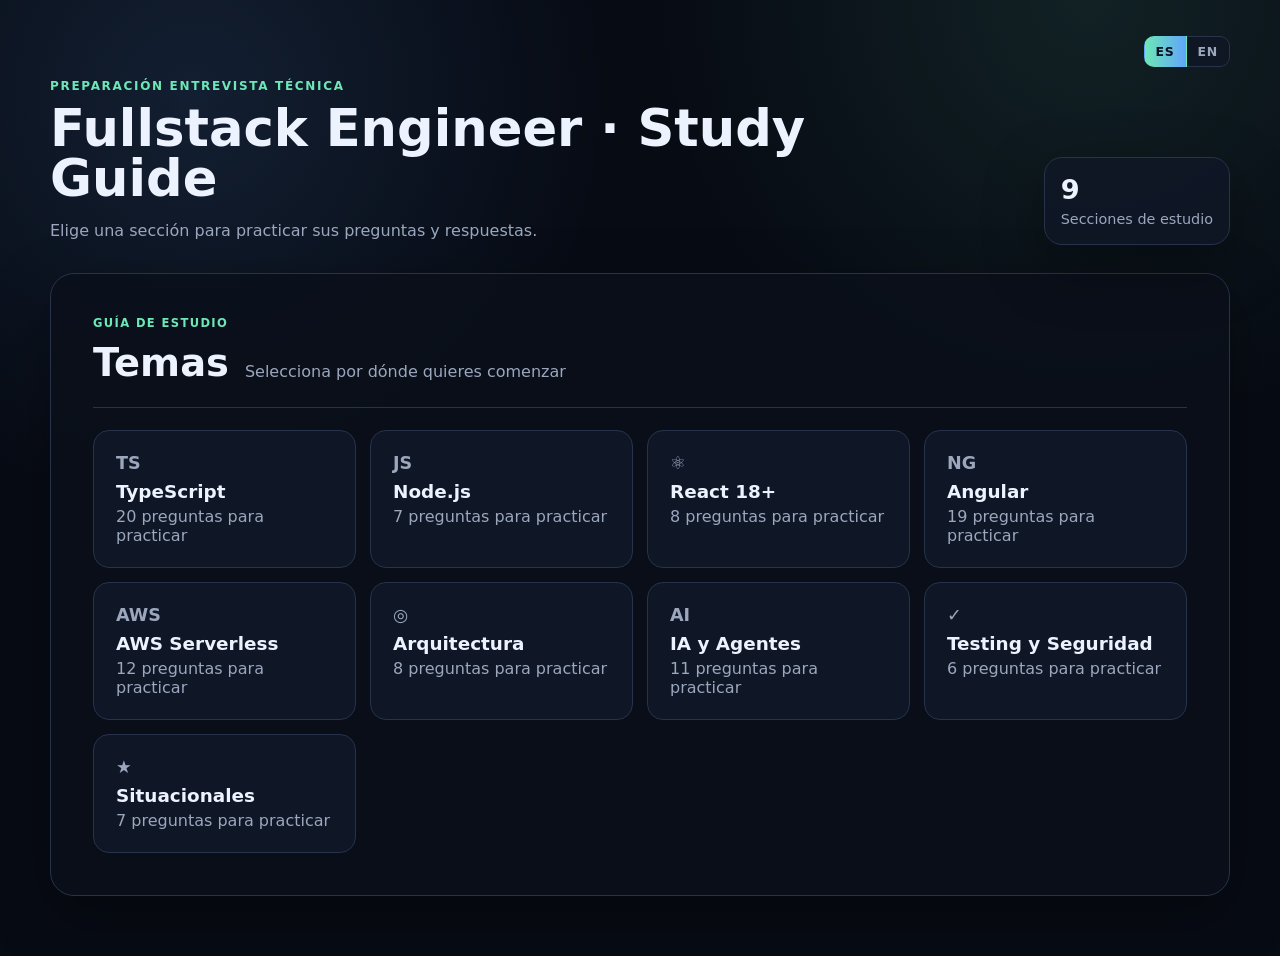
<file: index.html>
<!doctype html>
<html lang="es">
<head>
  <meta charset="utf-8">
  <meta name="viewport" content="width=device-width, initial-scale=1">
  <title>Fullstack Engineer · Study Guide</title>
  <link rel="stylesheet" href="styles.css">
</head>
<body data-page="home">
  <main class="app-shell">
    <header class="site-header">
      <div class="language-switcher" role="group" aria-label="Idioma">
        <button type="button" data-language="es">ES</button>
        <button type="button" data-language="en">EN</button>
      </div>
      <div class="hero" id="hero"></div>
    </header>
    <div class="main-card">
      <section class="step-panel active" id="home-content"></section>
    </div>
  </main>
  <script src="data/es.js"></script>
  <script src="data/en.js"></script>
  <script src="script.js"></script>
</body>
</html>
</file>
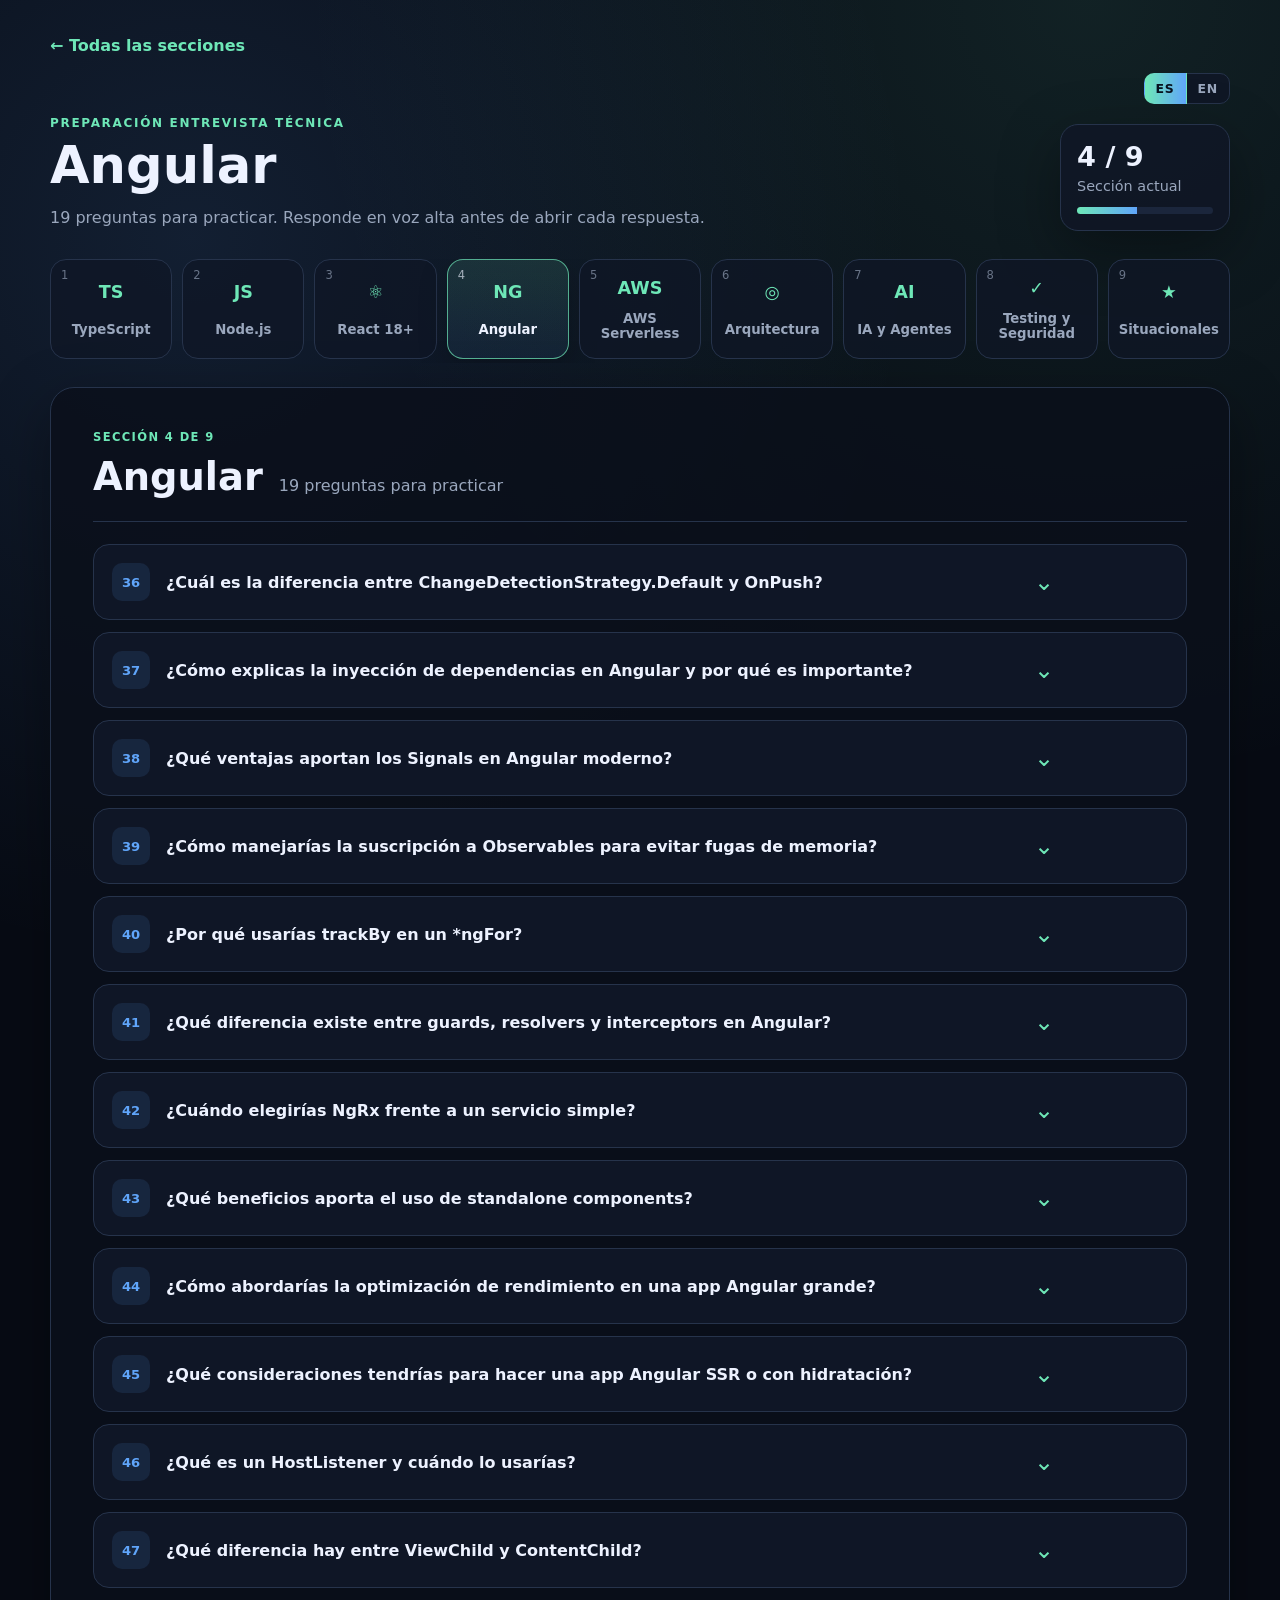
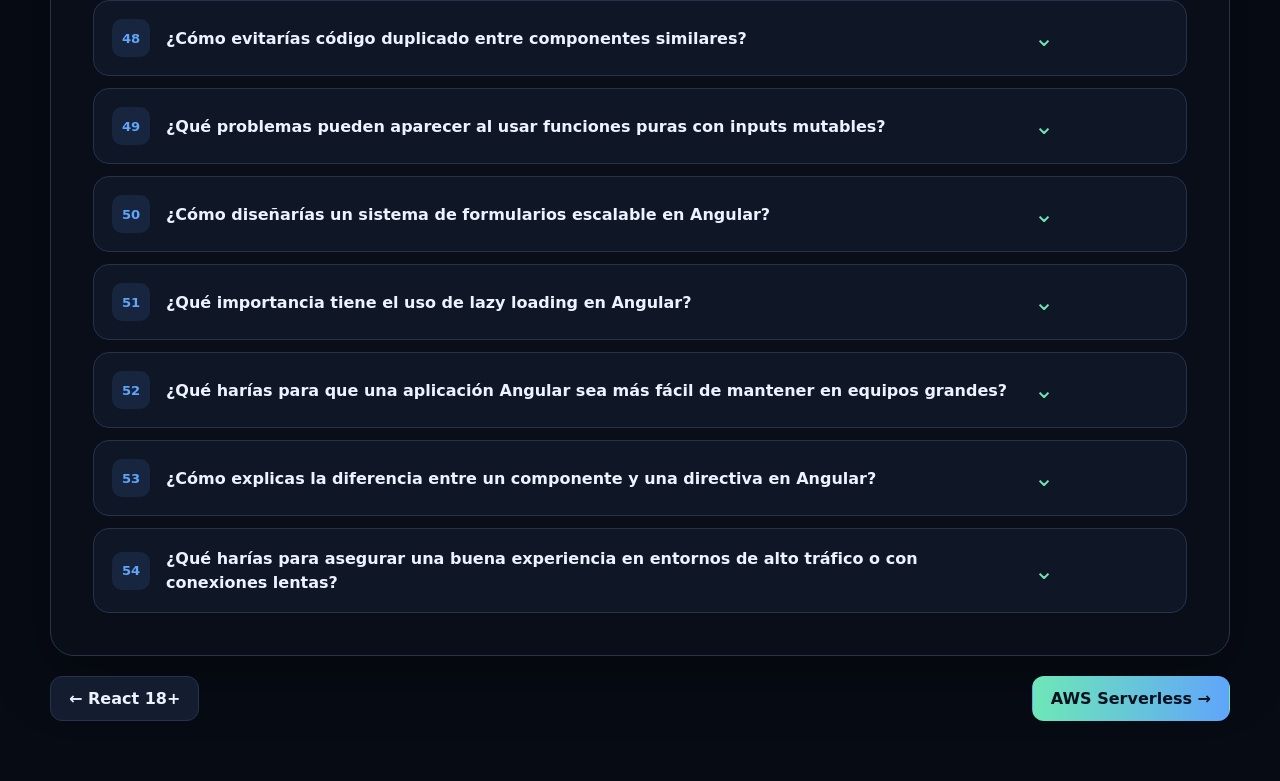
<file: angular/index.html>
<!doctype html>
<html lang="es">
<head>
  <meta charset="utf-8">
  <meta name="viewport" content="width=device-width, initial-scale=1">
  <title>Angular · Fullstack Engineer Study Guide</title>
  <link rel="stylesheet" href="../styles.css">
</head>
<body data-page="section" data-section="angular">
  <main class="app-shell">
    <a class="page-home" id="page-home" href="../index.html"></a>
    <header class="site-header">
      <div class="language-switcher" role="group" aria-label="Idioma">
        <button type="button" data-language="es">ES</button>
        <button type="button" data-language="en">EN</button>
      </div>
      <div class="hero" id="hero"></div>
    </header>
    <nav class="stepper" id="stepper"></nav>
    <div class="main-card">
      <section class="step-panel active" id="section-content"></section>
    </div>
    <div class="controls" id="controls"></div>
  </main>
  <script src="../data/es.js"></script>
  <script src="../data/en.js"></script>
  <script src="../script.js"></script>
</body>
</html>
</file>
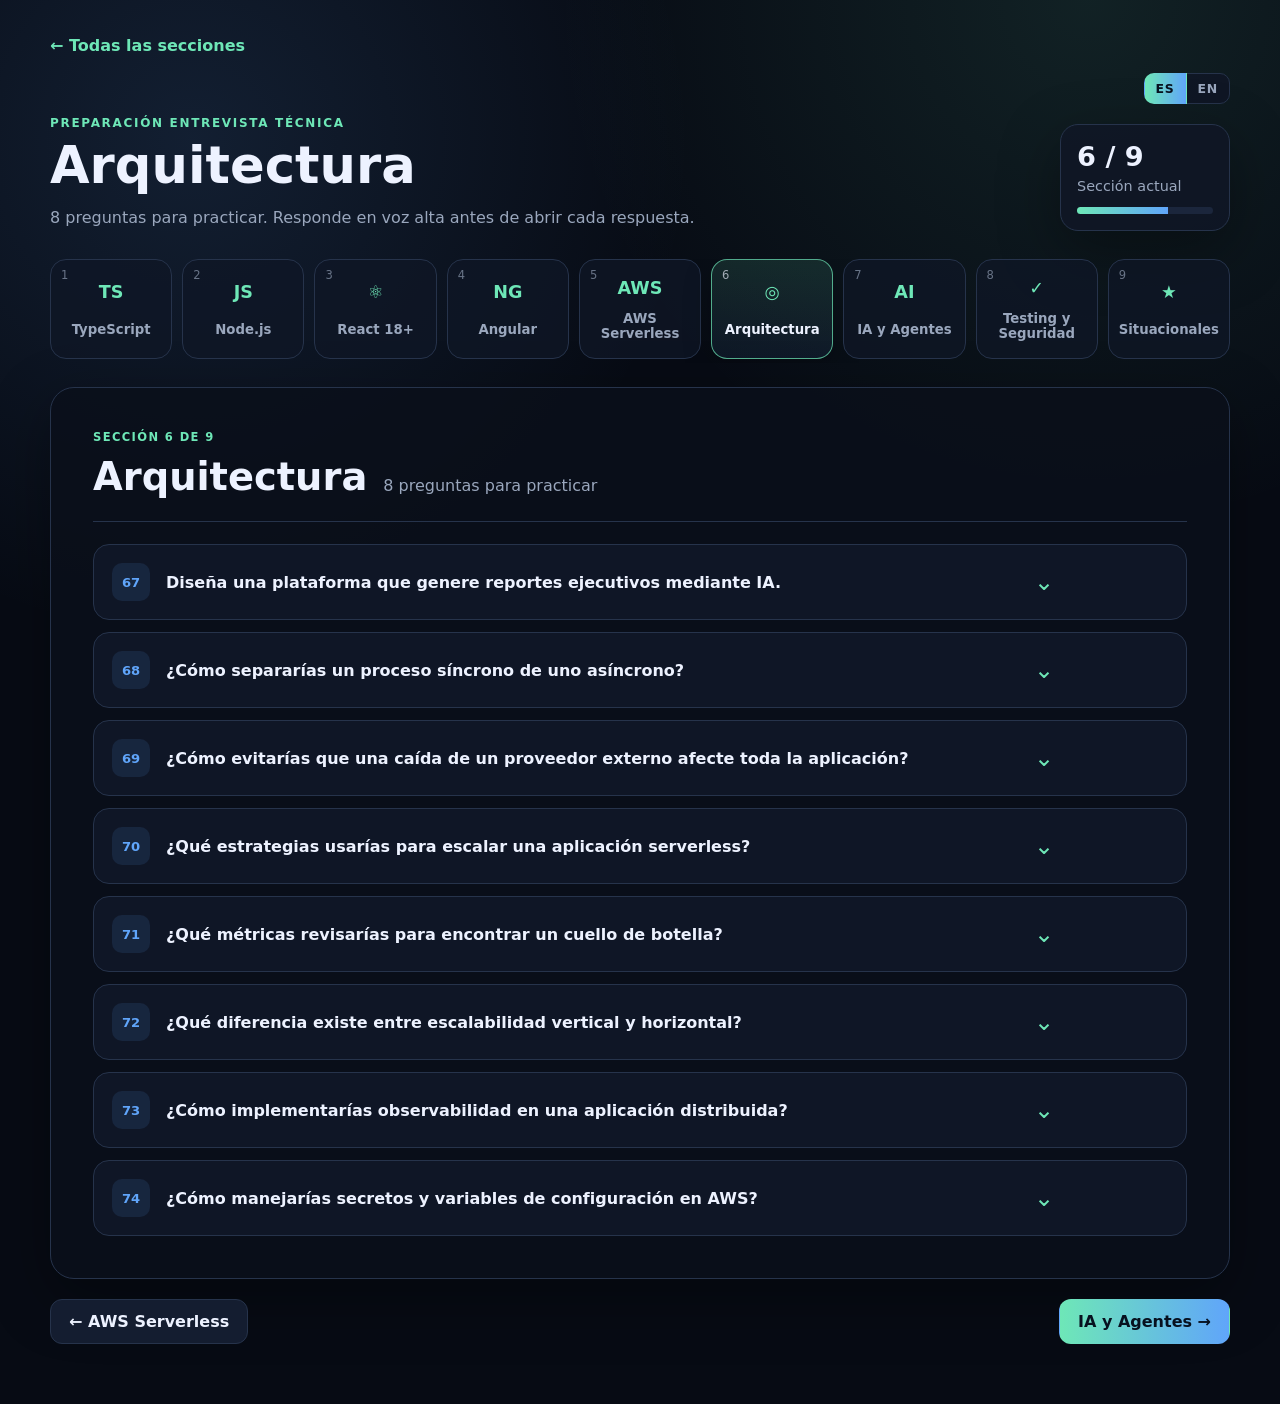
<file: arquitectura/index.html>
<!doctype html>
<html lang="es">
<head>
  <meta charset="utf-8">
  <meta name="viewport" content="width=device-width, initial-scale=1">
  <title>Fullstack Engineer · Study Guide</title>
  <link rel="stylesheet" href="../styles.css">
</head>
<body data-page="section" data-section="arquitectura">
  <main class="app-shell">
    <a class="page-home" id="page-home" href="../index.html"></a>
    <header class="site-header">
      <div class="language-switcher" role="group" aria-label="Idioma">
        <button type="button" data-language="es">ES</button>
        <button type="button" data-language="en">EN</button>
      </div>
      <div class="hero" id="hero"></div>
    </header>
    <nav class="stepper" id="stepper"></nav>
    <div class="main-card">
      <section class="step-panel active" id="section-content"></section>
    </div>
    <div class="controls" id="controls"></div>
  </main>
  <script src="../data/es.js"></script>
  <script src="../data/en.js"></script>
  <script src="../script.js"></script>
</body>
</html>
</file>
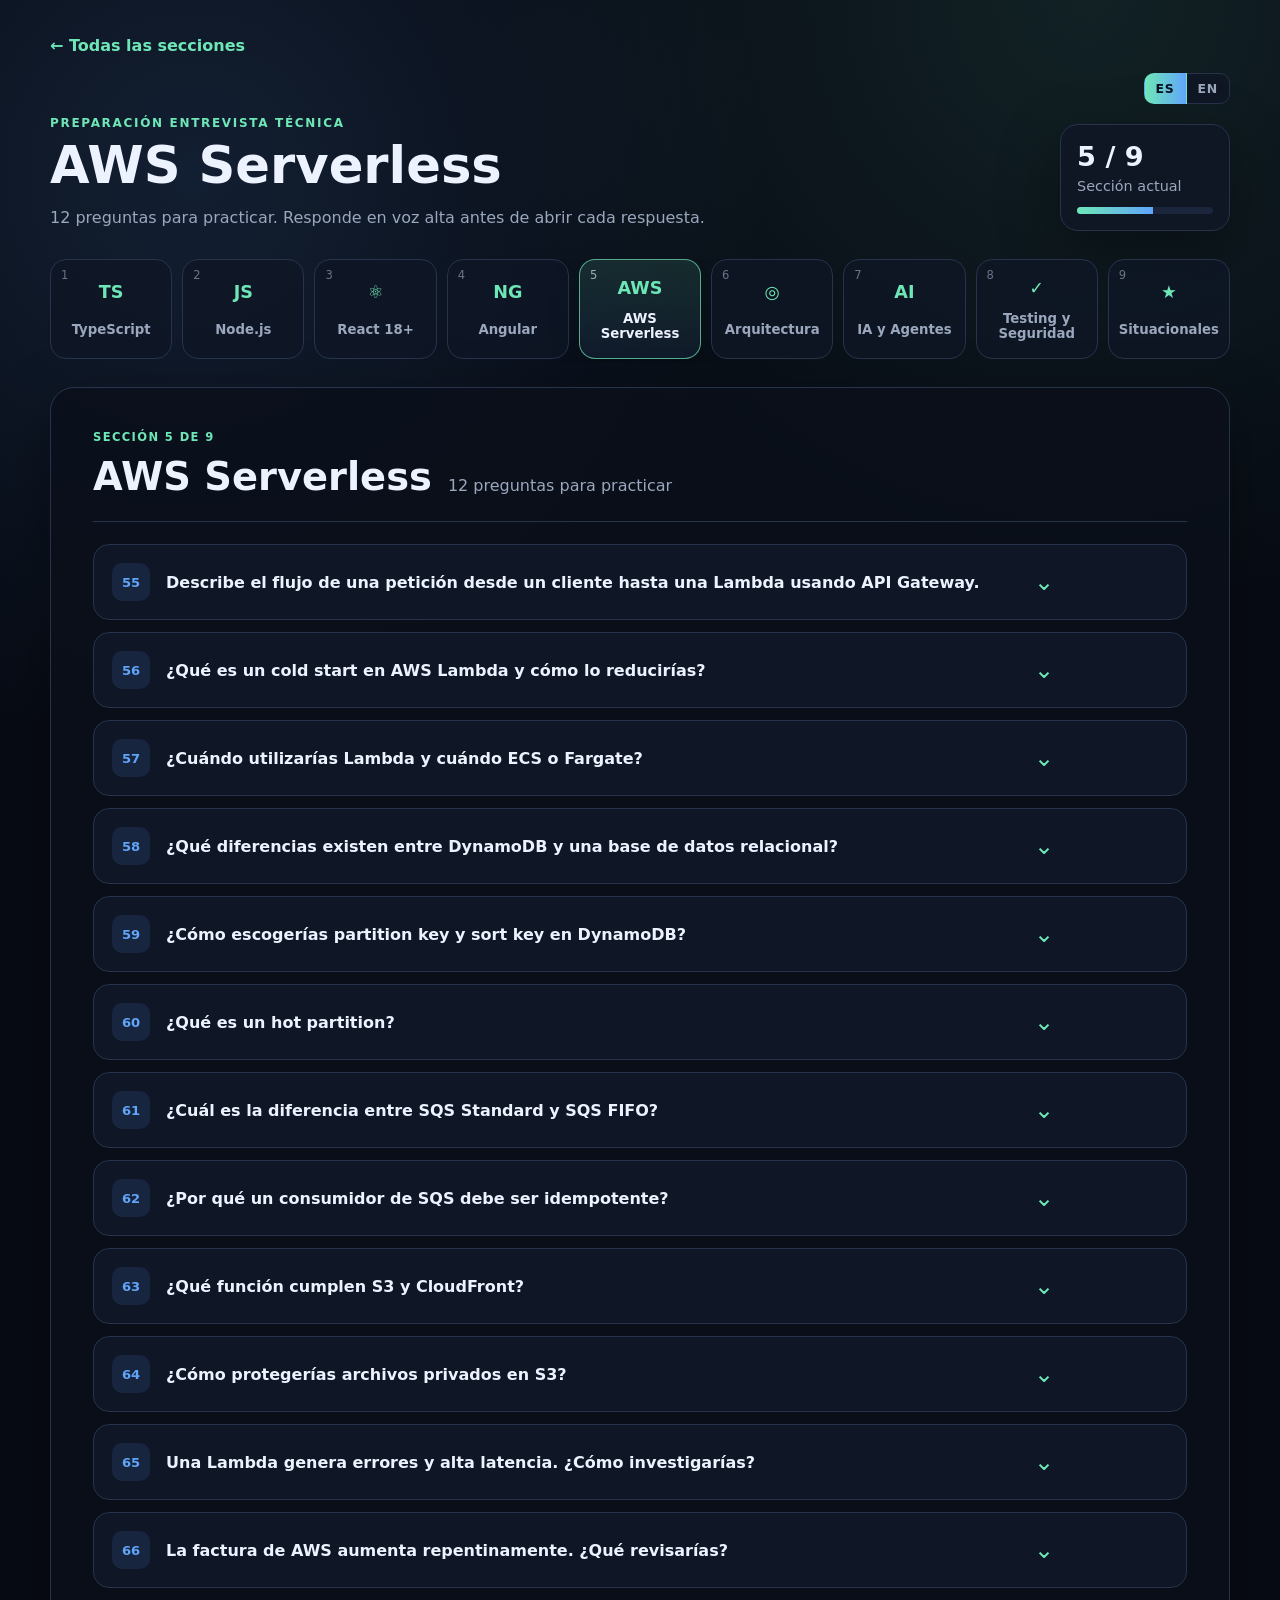
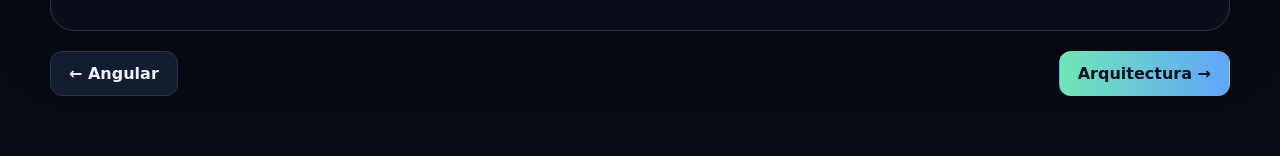
<file: aws-serverless/index.html>
<!doctype html>
<html lang="es">
<head>
  <meta charset="utf-8">
  <meta name="viewport" content="width=device-width, initial-scale=1">
  <title>Fullstack Engineer · Study Guide</title>
  <link rel="stylesheet" href="../styles.css">
</head>
<body data-page="section" data-section="aws-serverless">
  <main class="app-shell">
    <a class="page-home" id="page-home" href="../index.html"></a>
    <header class="site-header">
      <div class="language-switcher" role="group" aria-label="Idioma">
        <button type="button" data-language="es">ES</button>
        <button type="button" data-language="en">EN</button>
      </div>
      <div class="hero" id="hero"></div>
    </header>
    <nav class="stepper" id="stepper"></nav>
    <div class="main-card">
      <section class="step-panel active" id="section-content"></section>
    </div>
    <div class="controls" id="controls"></div>
  </main>
  <script src="../data/es.js"></script>
  <script src="../data/en.js"></script>
  <script src="../script.js"></script>
</body>
</html>
</file>
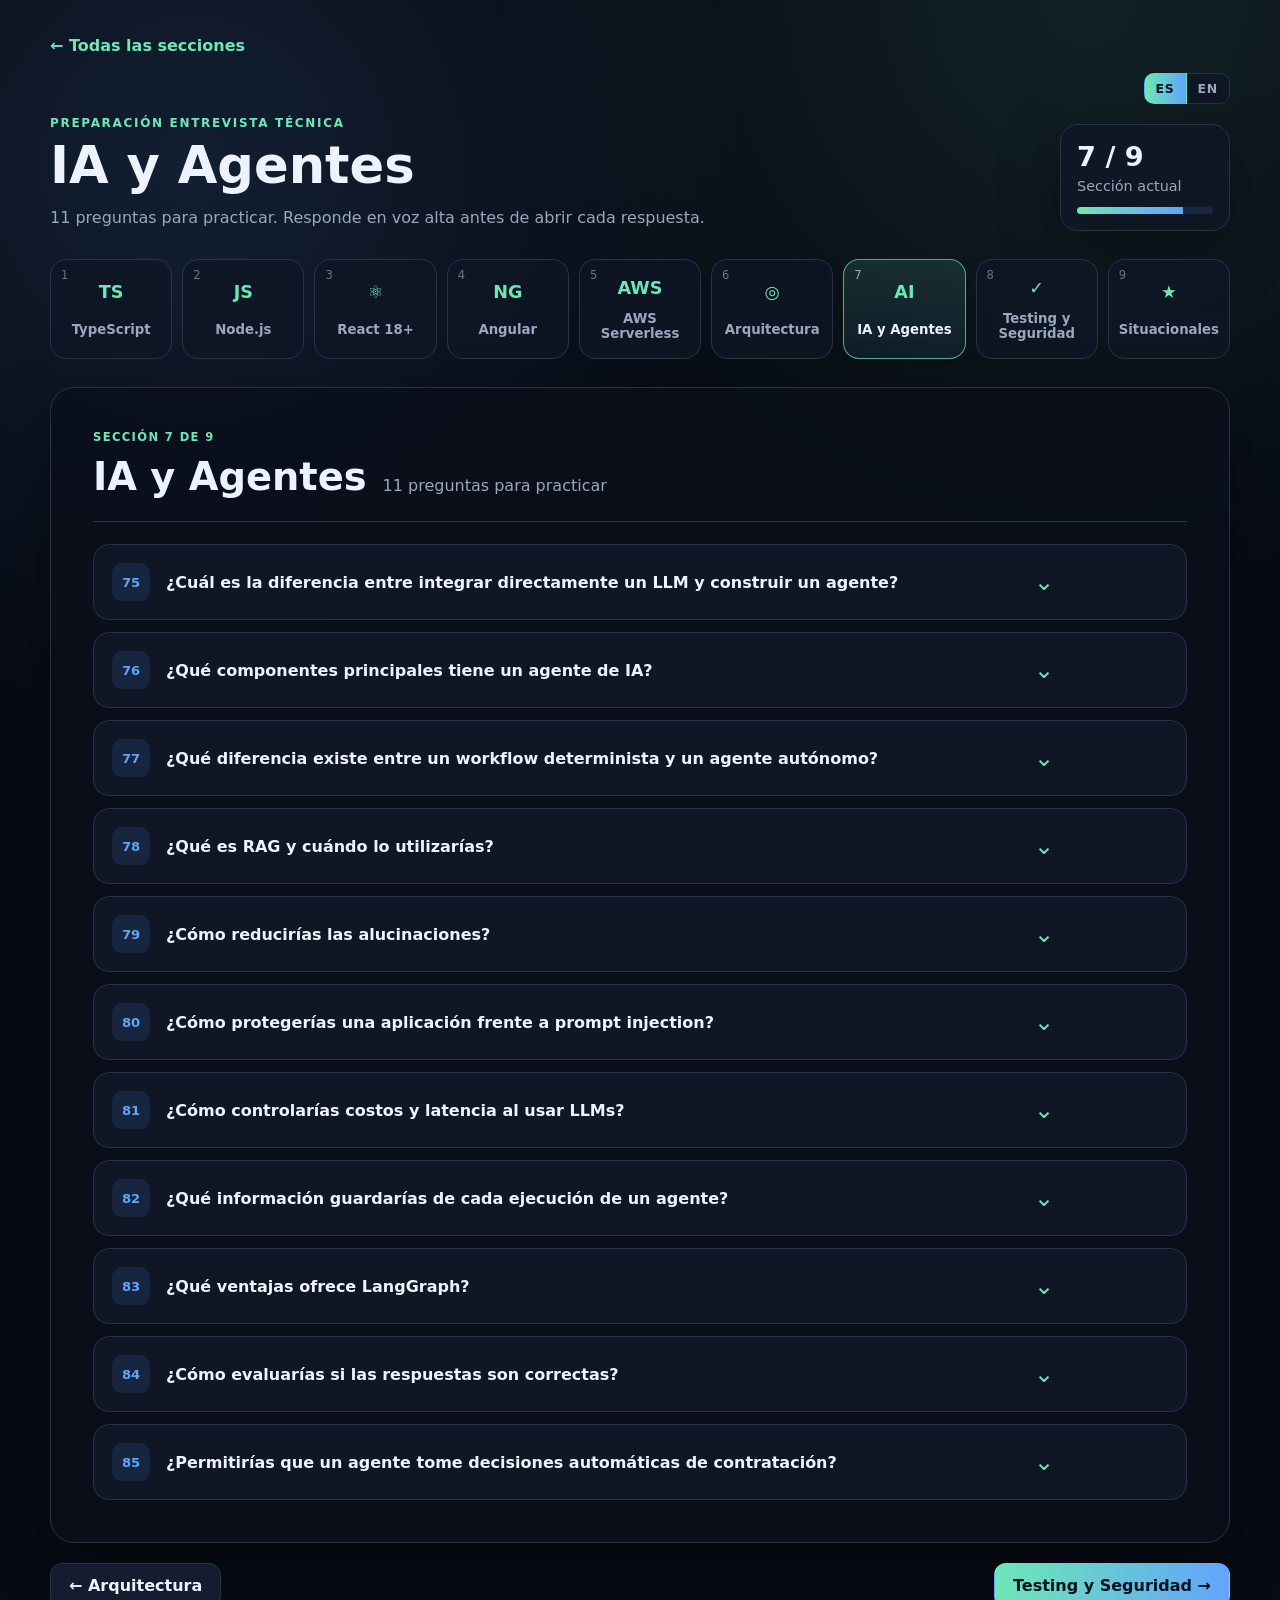
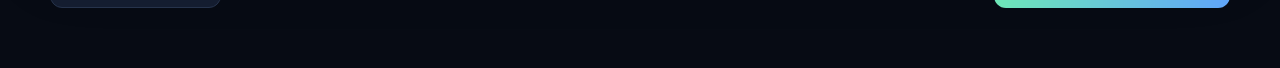
<file: ia-y-agentes/index.html>
<!doctype html>
<html lang="es">
<head>
  <meta charset="utf-8">
  <meta name="viewport" content="width=device-width, initial-scale=1">
  <title>Fullstack Engineer · Study Guide</title>
  <link rel="stylesheet" href="../styles.css">
</head>
<body data-page="section" data-section="ia-y-agentes">
  <main class="app-shell">
    <a class="page-home" id="page-home" href="../index.html"></a>
    <header class="site-header">
      <div class="language-switcher" role="group" aria-label="Idioma">
        <button type="button" data-language="es">ES</button>
        <button type="button" data-language="en">EN</button>
      </div>
      <div class="hero" id="hero"></div>
    </header>
    <nav class="stepper" id="stepper"></nav>
    <div class="main-card">
      <section class="step-panel active" id="section-content"></section>
    </div>
    <div class="controls" id="controls"></div>
  </main>
  <script src="../data/es.js"></script>
  <script src="../data/en.js"></script>
  <script src="../script.js"></script>
</body>
</html>
</file>
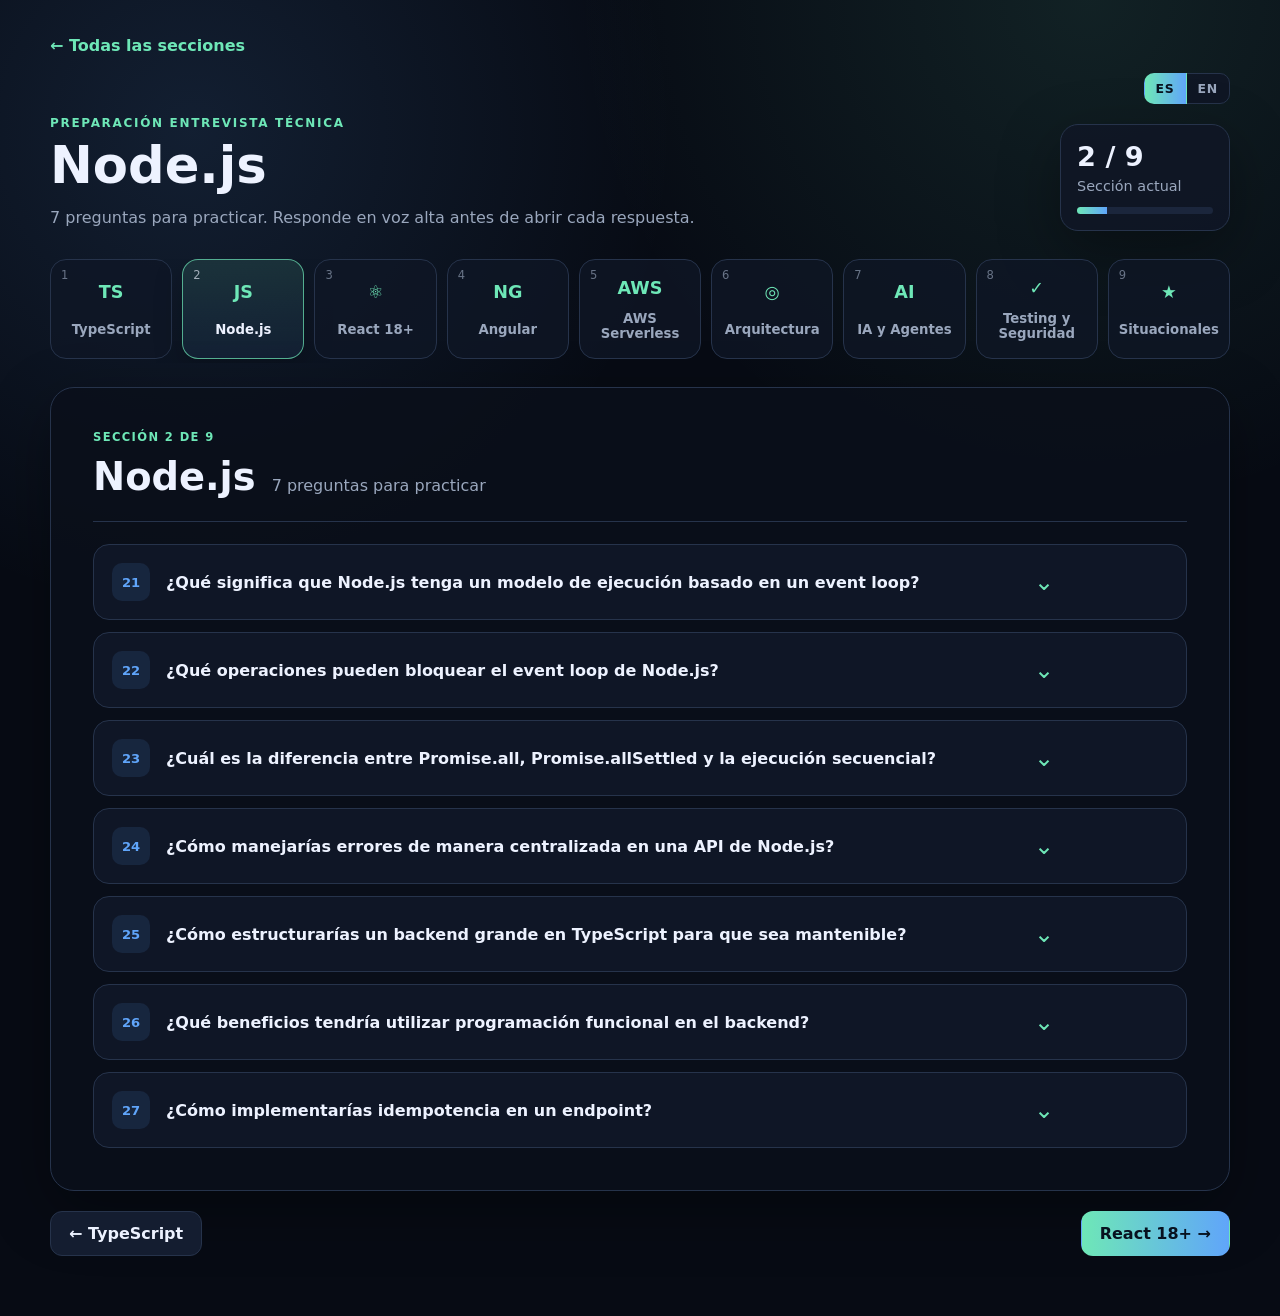
<file: node/index.html>
<!doctype html>
<html lang="es">
<head>
  <meta charset="utf-8">
  <meta name="viewport" content="width=device-width, initial-scale=1">
  <title>Fullstack Engineer · Study Guide</title>
  <link rel="stylesheet" href="../styles.css">
</head>
<body data-page="section" data-section="node">
  <main class="app-shell">
    <a class="page-home" id="page-home" href="../index.html"></a>
    <header class="site-header">
      <div class="language-switcher" role="group" aria-label="Idioma">
        <button type="button" data-language="es">ES</button>
        <button type="button" data-language="en">EN</button>
      </div>
      <div class="hero" id="hero"></div>
    </header>
    <nav class="stepper" id="stepper"></nav>
    <div class="main-card">
      <section class="step-panel active" id="section-content"></section>
    </div>
    <div class="controls" id="controls"></div>
  </main>
  <script src="../data/es.js"></script>
  <script src="../data/en.js"></script>
  <script src="../script.js"></script>
</body>
</html>
</file>
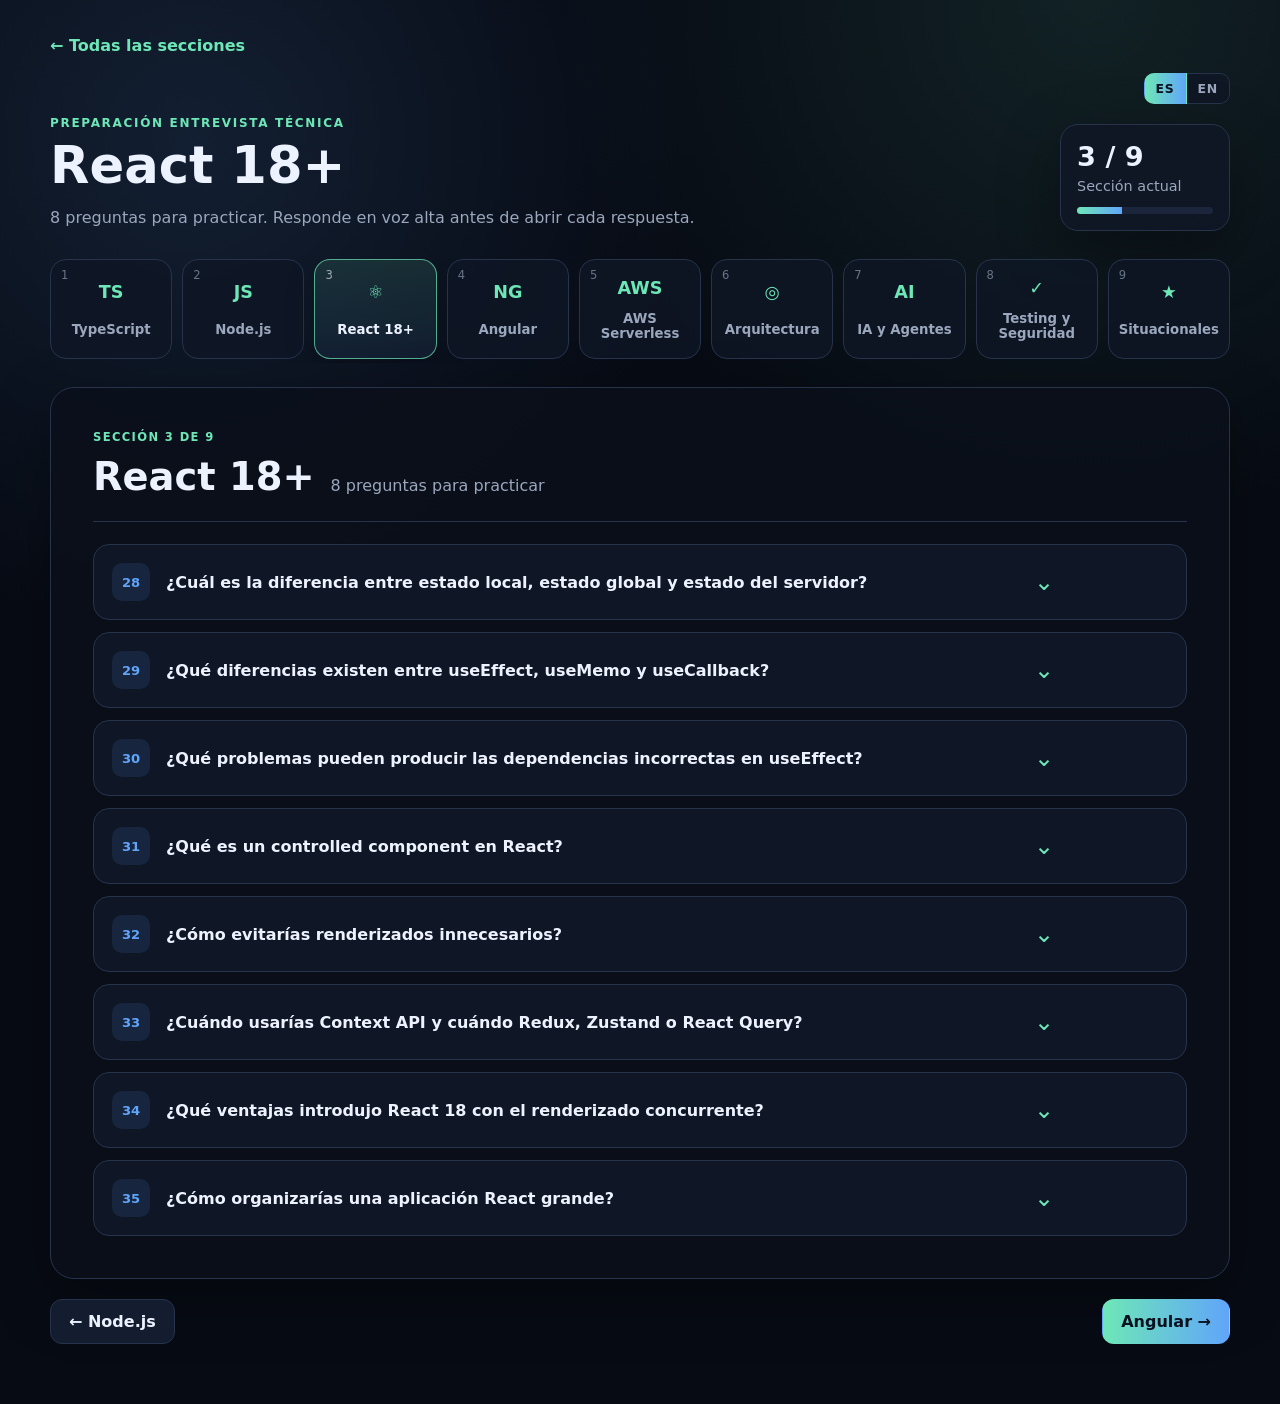
<file: react/index.html>
<!doctype html>
<html lang="es">
<head>
  <meta charset="utf-8">
  <meta name="viewport" content="width=device-width, initial-scale=1">
  <title>Fullstack Engineer · Study Guide</title>
  <link rel="stylesheet" href="../styles.css">
</head>
<body data-page="section" data-section="react">
  <main class="app-shell">
    <a class="page-home" id="page-home" href="../index.html"></a>
    <header class="site-header">
      <div class="language-switcher" role="group" aria-label="Idioma">
        <button type="button" data-language="es">ES</button>
        <button type="button" data-language="en">EN</button>
      </div>
      <div class="hero" id="hero"></div>
    </header>
    <nav class="stepper" id="stepper"></nav>
    <div class="main-card">
      <section class="step-panel active" id="section-content"></section>
    </div>
    <div class="controls" id="controls"></div>
  </main>
  <script src="../data/es.js"></script>
  <script src="../data/en.js"></script>
  <script src="../script.js"></script>
</body>
</html>
</file>
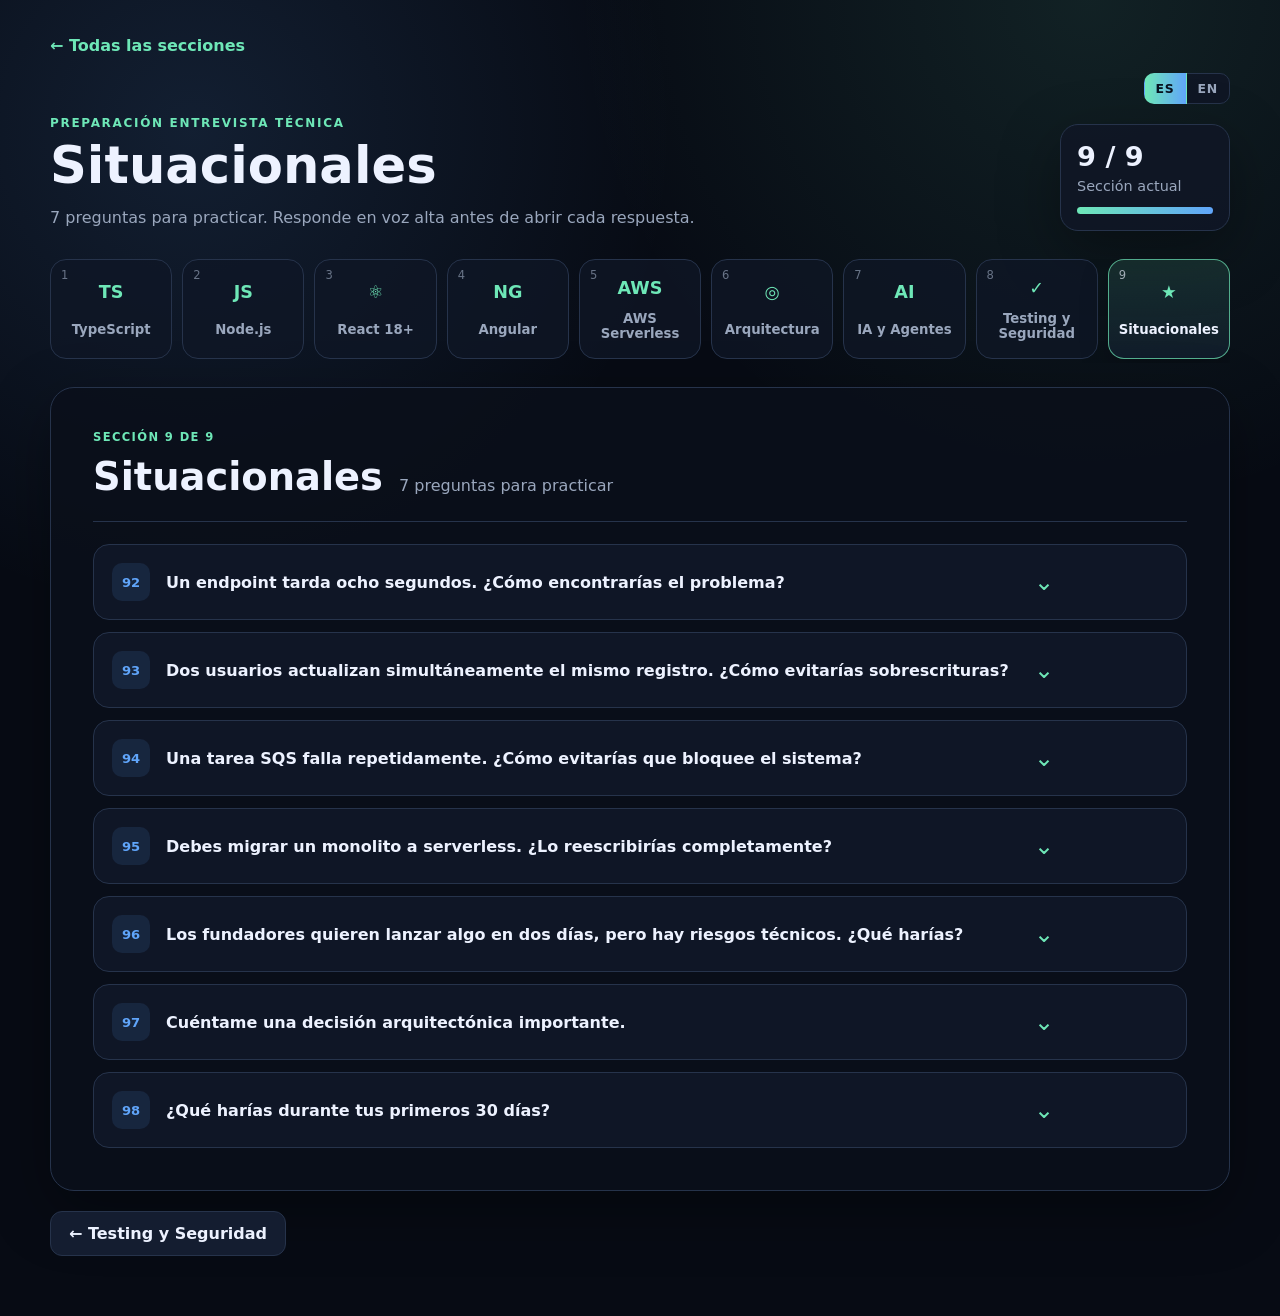
<file: situacionales/index.html>
<!doctype html>
<html lang="es">
<head>
  <meta charset="utf-8">
  <meta name="viewport" content="width=device-width, initial-scale=1">
  <title>Fullstack Engineer · Study Guide</title>
  <link rel="stylesheet" href="../styles.css">
</head>
<body data-page="section" data-section="situacionales">
  <main class="app-shell">
    <a class="page-home" id="page-home" href="../index.html"></a>
    <header class="site-header">
      <div class="language-switcher" role="group" aria-label="Idioma">
        <button type="button" data-language="es">ES</button>
        <button type="button" data-language="en">EN</button>
      </div>
      <div class="hero" id="hero"></div>
    </header>
    <nav class="stepper" id="stepper"></nav>
    <div class="main-card">
      <section class="step-panel active" id="section-content"></section>
    </div>
    <div class="controls" id="controls"></div>
  </main>
  <script src="../data/es.js"></script>
  <script src="../data/en.js"></script>
  <script src="../script.js"></script>
</body>
</html>
</file>
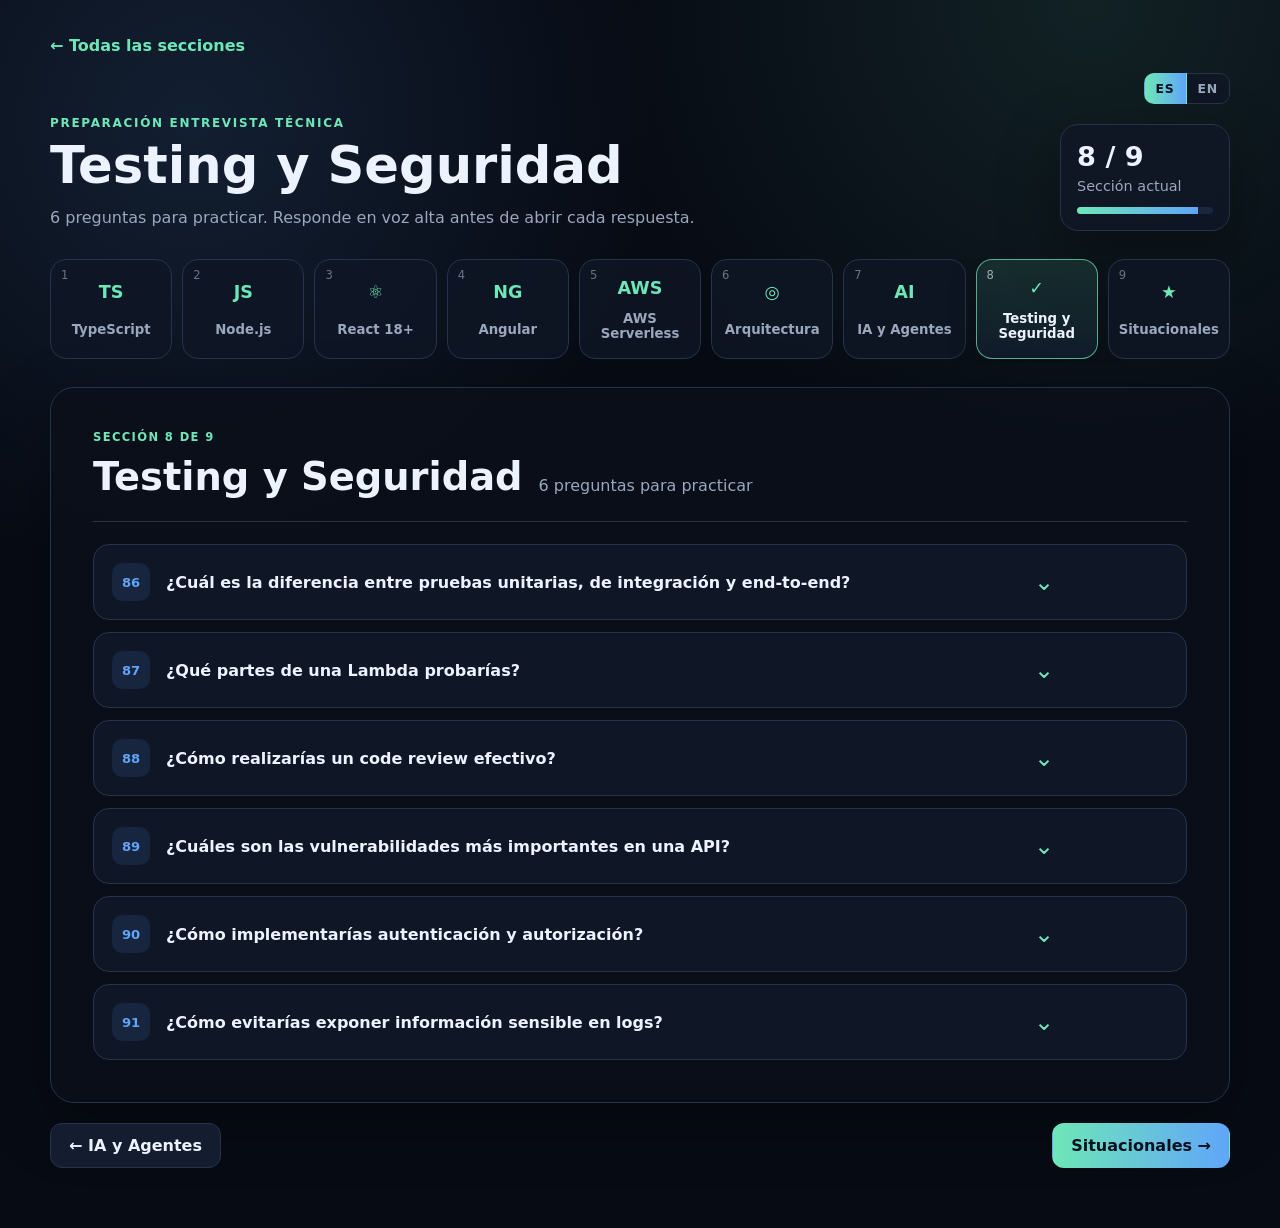
<file: testing-y-seguridad/index.html>
<!doctype html>
<html lang="es">
<head>
  <meta charset="utf-8">
  <meta name="viewport" content="width=device-width, initial-scale=1">
  <title>Fullstack Engineer · Study Guide</title>
  <link rel="stylesheet" href="../styles.css">
</head>
<body data-page="section" data-section="testing-y-seguridad">
  <main class="app-shell">
    <a class="page-home" id="page-home" href="../index.html"></a>
    <header class="site-header">
      <div class="language-switcher" role="group" aria-label="Idioma">
        <button type="button" data-language="es">ES</button>
        <button type="button" data-language="en">EN</button>
      </div>
      <div class="hero" id="hero"></div>
    </header>
    <nav class="stepper" id="stepper"></nav>
    <div class="main-card">
      <section class="step-panel active" id="section-content"></section>
    </div>
    <div class="controls" id="controls"></div>
  </main>
  <script src="../data/es.js"></script>
  <script src="../data/en.js"></script>
  <script src="../script.js"></script>
</body>
</html>
</file>
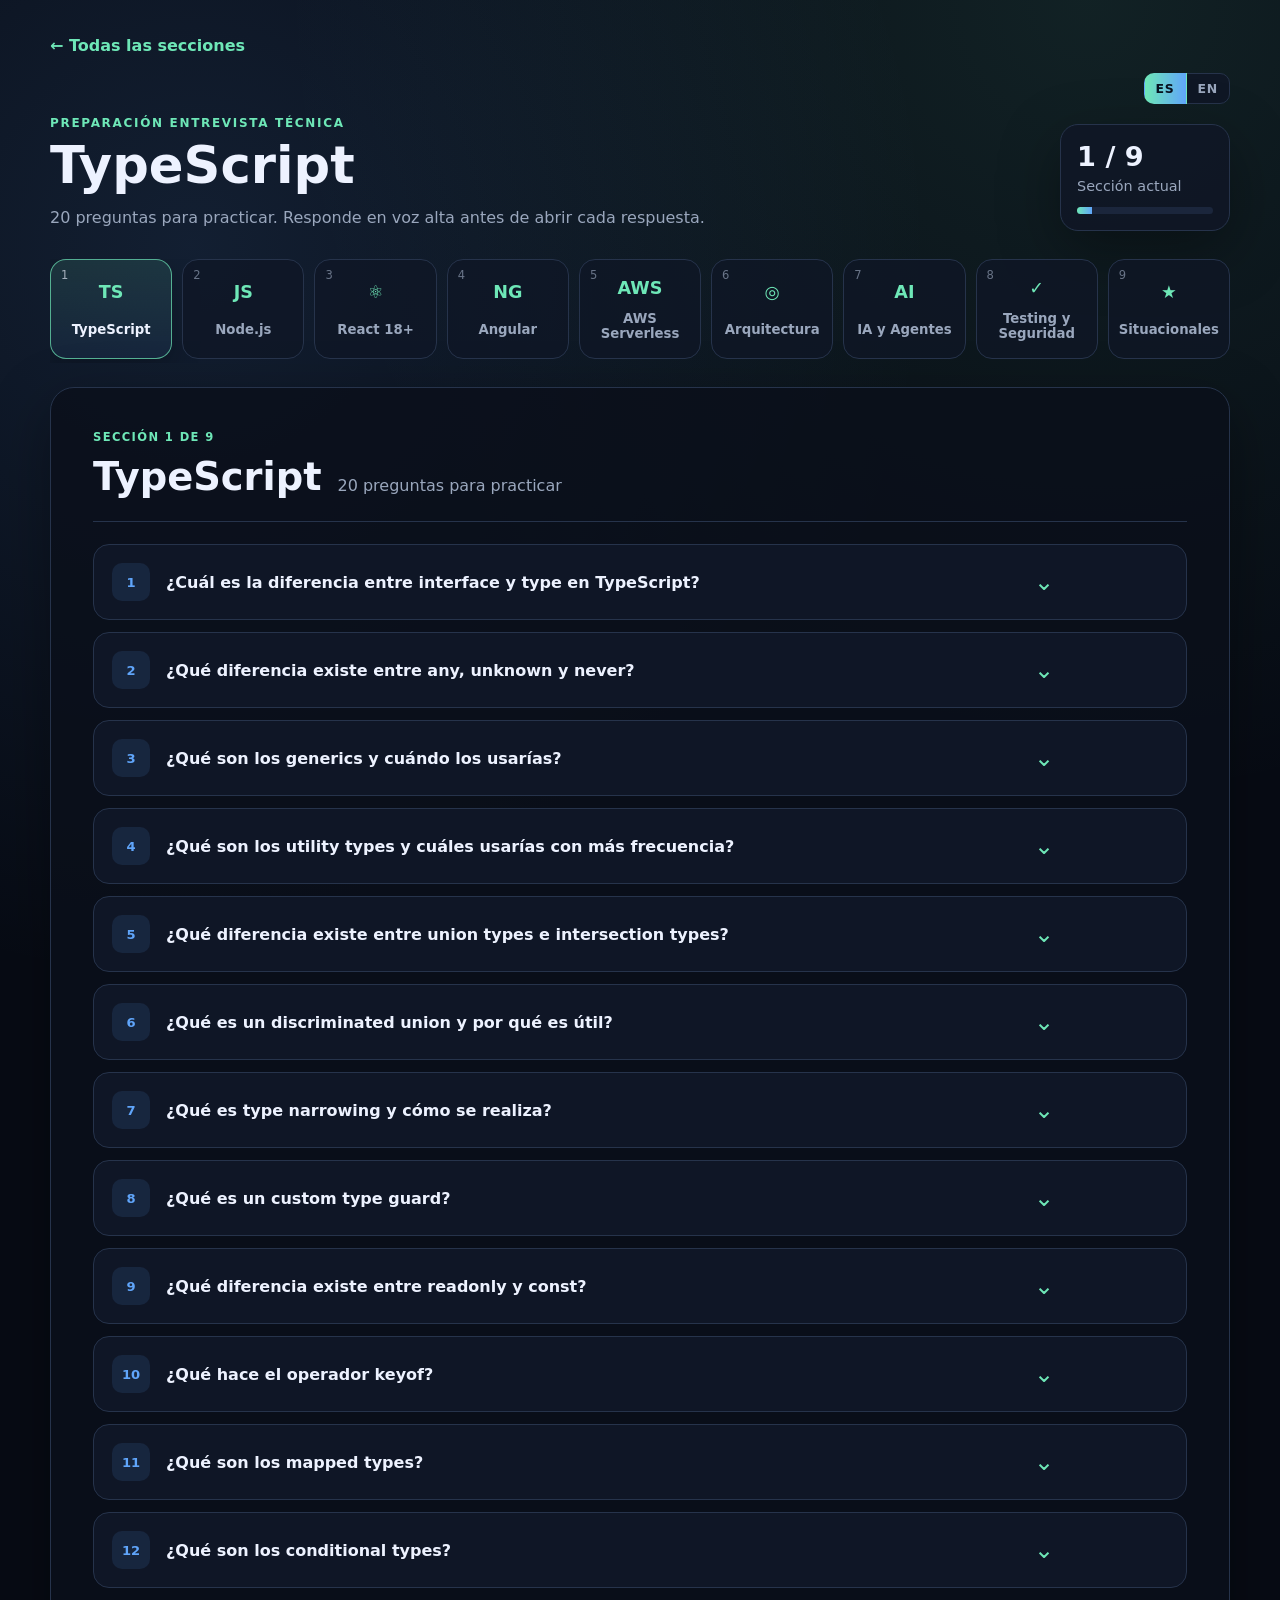
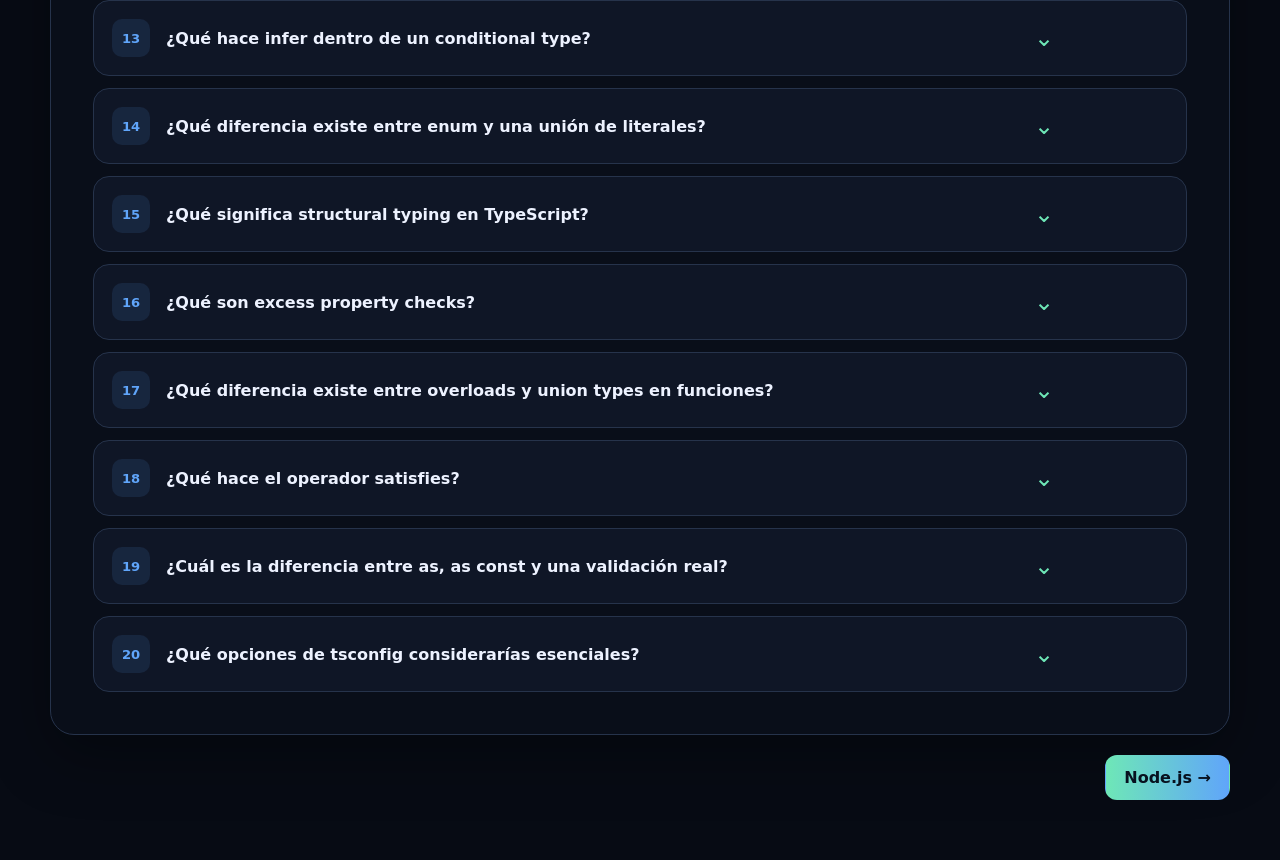
<file: typescript/index.html>
<!doctype html>
<html lang="es">
<head>
  <meta charset="utf-8">
  <meta name="viewport" content="width=device-width, initial-scale=1">
  <title>Fullstack Engineer · Study Guide</title>
  <link rel="stylesheet" href="../styles.css">
</head>
<body data-page="section" data-section="typescript">
  <main class="app-shell">
    <a class="page-home" id="page-home" href="../index.html"></a>
    <header class="site-header">
      <div class="language-switcher" role="group" aria-label="Idioma">
        <button type="button" data-language="es">ES</button>
        <button type="button" data-language="en">EN</button>
      </div>
      <div class="hero" id="hero"></div>
    </header>
    <nav class="stepper" id="stepper"></nav>
    <div class="main-card">
      <section class="step-panel active" id="section-content"></section>
    </div>
    <div class="controls" id="controls"></div>
  </main>
  <script src="../data/es.js"></script>
  <script src="../data/en.js"></script>
  <script src="../script.js"></script>
</body>
</html>
</file>
<file: styles.css>
:root { color-scheme: dark; --bg: #070b14; --panel: #0f1626; --panel-2: #141d30; --text: #edf2ff; --muted: #9aa7bd; --accent: #6ee7b7; --accent-2: #60a5fa; --border: #26334b; --shadow: 0 20px 60px rgba(0,0,0,.34); --radius: 18px; } * { box-sizing: border-box; } html { scroll-behavior: smooth; } body { margin: 0; min-height: 100vh; font-family: Inter, ui-sans-serif, system-ui, -apple-system, BlinkMacSystemFont, "Segoe UI", sans-serif; background: radial-gradient(circle at 15% 10%, rgba(96,165,250,.13), transparent 30%), radial-gradient(circle at 85% 0%, rgba(110,231,183,.10), transparent 30%), var(--bg); color: var(--text); } button { font: inherit; } .app-shell { width: min(1180px, calc(100% - 32px)); margin: 0 auto; padding: 36px 0 60px; } .hero { display: grid; grid-template-columns: 1fr auto; gap: 24px; align-items: end; margin-bottom: 28px; } .kicker { color: var(--accent); font-weight: 800; letter-spacing: .14em; text-transform: uppercase; font-size: .75rem; margin-bottom: 10px; } h1 { font-size: clamp(2rem, 4vw, 4.2rem); line-height: .98; margin: 0 0 14px; max-width: 820px; } .hero p { color: var(--muted); max-width: 750px; margin: 0; line-height: 1.7; } .progress-box { min-width: 170px; padding: 16px; border: 1px solid var(--border); border-radius: var(--radius); background: rgba(15,22,38,.8); box-shadow: var(--shadow); } .progress-box strong { display: block; font-size: 1.7rem; margin-bottom: 4px; } .progress-box span { color: var(--muted); font-size: .9rem; } .progress-bar { height: 7px; background: #1b263c; border-radius: 999px; margin-top: 12px; overflow: hidden; } .progress-fill { height: 100%; width: 12.5%; background: linear-gradient(90deg, var(--accent), var(--accent-2)); transition: width .25s ease; } .stepper { display: grid; grid-template-columns: repeat(9, minmax(110px, 1fr)); gap: 10px; margin-bottom: 24px; overflow-x: auto; padding-bottom: 4px; } .step { position: relative; border: 1px solid var(--border); background: rgba(15,22,38,.78); color: var(--muted); min-height: 100px; border-radius: 16px; cursor: pointer; padding: 14px 10px; display: grid; place-items: center; gap: 5px; transition: .2s ease; } .step:hover { transform: translateY(-2px); border-color: #3a4b6d; } .step.active { color: var(--text); border-color: rgba(110,231,183,.7); background: linear-gradient(180deg, rgba(110,231,183,.12), rgba(96,165,250,.08)); box-shadow: 0 10px 30px rgba(0,0,0,.2); } .step-index { position: absolute; top: 8px; left: 10px; font-size: .72rem; opacity: .65; } .step-icon { font-weight: 900; font-size: 1.1rem; color: var(--accent); } .step-label { font-weight: 700; font-size: .83rem; text-align: center; } .main-card { border: 1px solid var(--border); background: rgba(10,15,26,.82); border-radius: 24px; box-shadow: var(--shadow); overflow: hidden; } .step-panel { display: none; padding: clamp(22px, 4vw, 42px); } .step-panel.active { display: block; animation: fade .25s ease; } @keyframes fade { from { opacity: .3; transform: translateY(8px); } to { opacity: 1; transform: none; } } .section-header { display: flex; flex-wrap: wrap; align-items: end; gap: 10px 16px; border-bottom: 1px solid var(--border); padding-bottom: 22px; margin-bottom: 22px; } .section-header .eyebrow { width: 100%; color: var(--accent); font-weight: 800; text-transform: uppercase; letter-spacing: .12em; font-size: .72rem; } .section-header h2 { margin: 0; font-size: clamp(1.6rem, 3vw, 2.4rem); } .section-header p { margin: 0 0 4px; color: var(--muted); } .qa-list { display: grid; gap: 12px; } .qa-card { border: 1px solid var(--border); border-radius: 16px; overflow: hidden; background: var(--panel); } .accordion-trigger { width: 100%; border: 0; background: transparent; color: var(--text); display: grid; grid-template-columns: 42px 1fr 24px; gap: 12px; align-items: center; text-align: left; padding: 18px; cursor: pointer; } .accordion-trigger:hover { background: rgba(255,255,255,.025); } .question-number { width: 38px; height: 38px; display: grid; place-items: center; border-radius: 10px; background: rgba(96,165,250,.11); color: var(--accent-2); font-size: .82rem; font-weight: 800; } .question-text { font-weight: 750; line-height: 1.45; } .chevron { font-size: 1.5rem; color: var(--accent); transition: transform .2s ease; } .accordion-trigger[aria-expanded="true"] .chevron { transform: rotate(180deg); } .accordion-panel { display: grid; grid-template-rows: 0fr; transition: grid-template-rows .25s ease; } .accordion-panel > .answer { overflow: hidden; } .qa-card.open .accordion-panel { grid-template-rows: 1fr; } .answer { color: #cbd5e1; line-height: 1.7; padding: 0 18px; } .qa-card.open .answer { padding: 0 18px 20px 72px; border-top: 1px solid rgba(38,51,75,.75); } .answer p { margin: 15px 0 0; } .answer ul { margin: 15px 0 0; padding-left: 20px; } .answer code { font-family: "SFMono-Regular", Consolas, monospace; background: rgba(96,165,250,.1); color: #bfdbfe; padding: .15em .35em; border-radius: 6px; } pre { background: #080d17; border: 1px solid #1f2b40; border-radius: 12px; padding: 14px; overflow-x: auto; margin: 15px 0 0; } pre code { background: transparent !important; padding: 0 !important; color: #d1fae5 !important; } .controls { display: flex; justify-content: space-between; gap: 12px; margin-top: 20px; } .nav-btn { border: 1px solid var(--border); color: var(--text); background: var(--panel-2); padding: 12px 18px; border-radius: 12px; cursor: pointer; font-weight: 800; } .nav-btn.primary { background: linear-gradient(90deg, var(--accent), var(--accent-2)); color: #07111f; border-color: transparent; } .nav-btn:disabled { opacity: .4; cursor: not-allowed; } .tip { margin-top: 18px; color: var(--muted); text-align: center; font-size: .9rem; } @media (max-width: 780px) { .hero { grid-template-columns: 1fr; } .progress-box { max-width: 220px; } .stepper { grid-template-columns: repeat(9, 120px); } .qa-card.open .answer { padding-left: 18px; } .accordion-trigger { grid-template-columns: 36px 1fr 22px; padding: 15px; } }

.stepper a { text-decoration: none; }

.language-switcher { display: flex; justify-content: flex-end; gap: 4px; margin-bottom: 12px; }
.language-switcher button { border: 1px solid var(--border); background: rgba(15,22,38,.8); color: var(--muted); padding: 7px 11px; cursor: pointer; font-size: .78rem; font-weight: 900; letter-spacing: .06em; }
.language-switcher button:first-child { border-radius: 10px 0 0 10px; }
.language-switcher button:last-child { border-radius: 0 10px 10px 0; }
.language-switcher button + button { margin-left: -5px; }
.language-switcher button:hover { color: var(--text); border-color: #3a4b6d; position: relative; }
.language-switcher button.active { color: #07111f; background: linear-gradient(90deg, var(--accent), var(--accent-2)); border-color: transparent; position: relative; }
.page-home { display: inline-block; color: var(--muted); margin-bottom: 18px; font-weight: 700; }
.page-home { display: inline-block; margin-bottom: 18px; color: var(--accent); text-decoration: none; font-weight: 800; }
.page-home:hover { text-decoration: underline; }
.controls a { text-decoration: none; text-align: center; }
.controls .spacer { flex: 1; }
.topic-grid { display: grid; grid-template-columns: repeat(auto-fit, minmax(230px, 1fr)); gap: 14px; }
.topic-card { display: block; padding: 22px; border: 1px solid var(--border); border-radius: 16px; color: var(--text); background: var(--panel); text-decoration: none; transition: .2s ease; }
.topic-card:hover { transform: translateY(-2px); border-color: var(--accent); }
.topic-card strong { display: block; margin: 8px 0 5px; font-size: 1.15rem; }
.topic-card span { color: var(--muted); }

.qa-card { position: relative; transition: border-color .2s ease, background .2s ease; }
.qa-card.completed { border-color: rgba(110,231,183,.55); background: rgba(14,38,39,.72); }
.qa-card.completed .question-number { background: rgba(110,231,183,.14); color: var(--accent); }
.accordion-trigger { padding-right: 128px; }
.completion-toggle { position: absolute; z-index: 2; top: 20px; right: 54px; display: inline-flex; align-items: center; gap: 7px; color: var(--muted); font-size: .78rem; font-weight: 800; cursor: pointer; user-select: none; }
.completion-toggle:hover { color: var(--text); }
.question-check { width: 20px; height: 20px; margin: 0; accent-color: var(--accent); cursor: pointer; }
.progress-actions { display: flex; align-items: center; justify-content: flex-end; flex-wrap: wrap; gap: 10px; margin: -8px 0 20px; }
.progress-actions.global-only { margin-top: 0; }
.questions-progress { margin-right: auto; color: var(--accent); font-size: .9rem; font-weight: 800; }
.reset-btn { border: 1px solid var(--border); border-radius: 10px; padding: 9px 12px; background: var(--panel-2); color: var(--text); cursor: pointer; font-size: .82rem; font-weight: 800; transition: border-color .2s ease, background .2s ease; }
.reset-btn:hover { border-color: var(--accent-2); background: #19253b; }
.global-reset { color: #fca5a5; }

@media (max-width: 580px) {
  .accordion-trigger { grid-template-columns: 36px 1fr 22px; padding: 15px 48px 48px 15px; }
  .completion-toggle { top: auto; right: 48px; bottom: 14px; }
  .progress-actions { align-items: stretch; }
  .questions-progress { width: 100%; }
  .reset-btn { flex: 1; }
}
</file>
